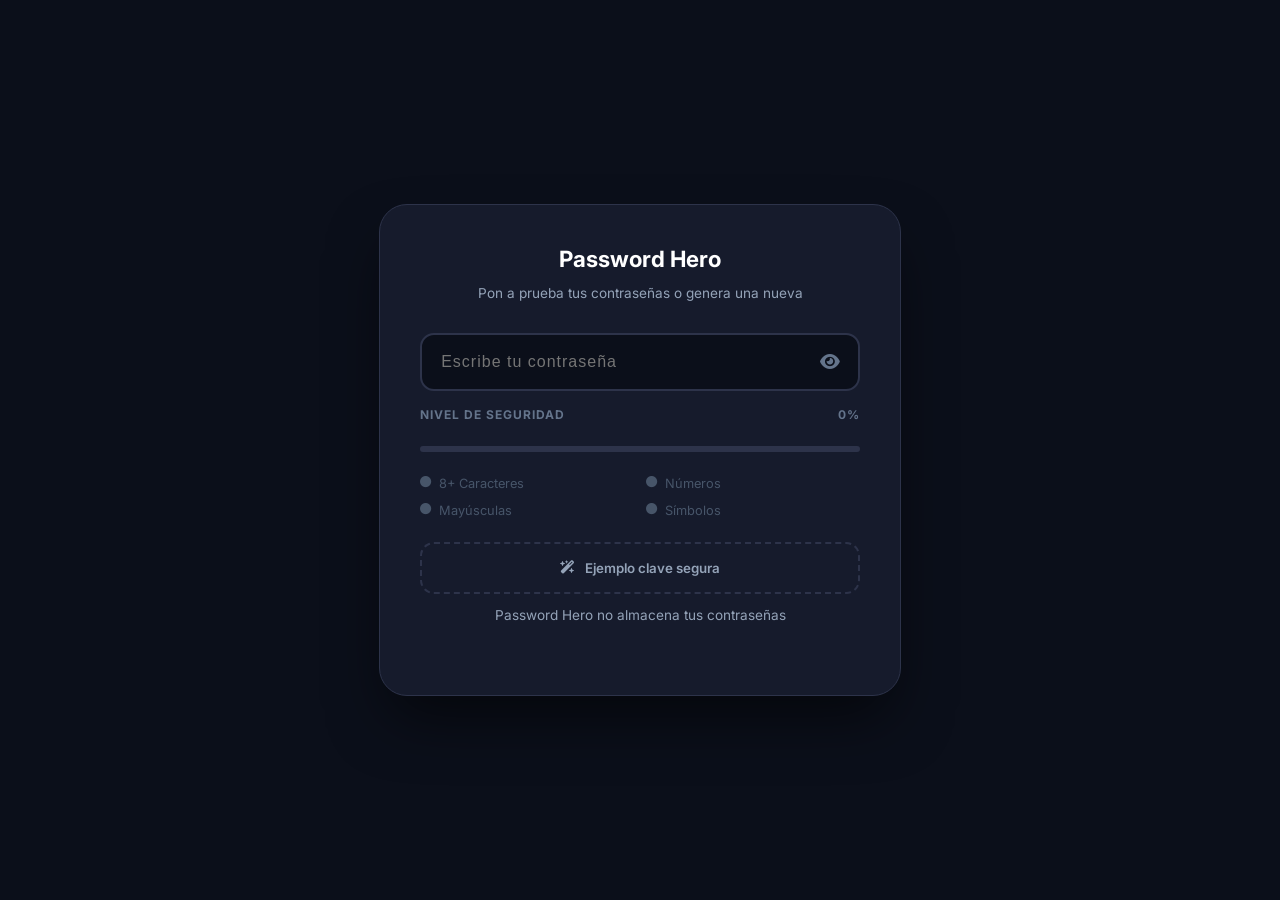
<file: index.html>
<!DOCTYPE html>
<html lang="es">
<head>
    <meta charset="UTF-8">
    <meta name="viewport" content="width=device-width, initial-scale=1.0">
    <title>Password Hero</title>
    <link href="https://fonts.googleapis.com/css2?family=Inter:wght@400;600&display=swap" rel="stylesheet">
    <link rel="stylesheet" href="https://cdnjs.cloudflare.com/ajax/libs/font-awesome/6.4.0/css/all.min.css">
    <link rel="stylesheet" href="estilos/estilo.css">
</head>
<body>

<div class="analyzer-card">
    <h1>Password Hero</h1>
    <p class="subtitle">Pon a prueba tus contraseñas o genera una nueva</p>

    <div class="input-wrapper">
        <input type="password" id="pass-input" placeholder="Escribe tu contraseña" autocomplete="off">
        <button class="toggle-btn" id="toggle-view">
            <i class="fas fa-eye" id="eye-icon"></i>
        </button>
    </div>

    <div style="display: flex; justify-content: space-between; align-items: center;">
        <span class="status-text" id="status-label">Nivel de Seguridad</span>
        <span class="status-text" id="percent-label">0%</span>
    </div>
    
    <div class="meter-container">
        <div class="meter-fill" id="meter-fill"></div>
    </div>

    <div class="checklist">
        <div class="check-item" id="c-length"><i class="fas fa-circle"></i> 8+ Caracteres</div>
        <div class="check-item" id="c-num"><i class="fas fa-circle"></i> Números</div>
        <div class="check-item" id="c-upper"><i class="fas fa-circle"></i> Mayúsculas</div>
        <div class="check-item" id="c-special"><i class="fas fa-circle"></i> Símbolos</div>
    </div>

    <button class="btn-suggest" id="btn-fetch">
        <i class="fas fa-wand-magic-sparkles"></i>
        Ejemplo clave segura
    </button>
    <p class="subtitle">Password Hero no almacena tus contraseñas</p>
</div>
<script src="script/script.js"></script>
</body>
</html>
</file>
<file: estilos/estilo.css>
:root {
  --bg: #0b0f1a;
  --card-bg: #161b2c;
  --text: #f8fafc;
  --primary: #6366f1;
  --danger: #ef4444;
  --warning: #f59e0b;
  --success: #10b981;
  --border: #2d334a;
}

body {
  font-family: "Inter", sans-serif;
  background-color: var(--bg);
  color: var(--text);
  display: flex;
  justify-content: center;
  align-items: center;
  min-height: 100vh;
  margin: 0;
}

.analyzer-card {
  background: var(--card-bg);
  padding: 2.5rem;
  border-radius: 28px;
  box-shadow: 0 30px 60px -12px rgba(0, 0, 0, 0.6);
  width: 100%;
  max-width: 440px;
  border: 1px solid var(--border);
}

h1 {
  font-size: 1.4rem;
  margin: 0 0 0.5rem 0;
  color: #fff;
  text-align: center;
}
.subtitle {
  color: #94a3b8;
  font-size: 0.85rem;
  text-align: center;
  margin-bottom: 2rem;
}

/* --- Input con Ojo --- */
.input-wrapper {
  position: relative;
  margin-bottom: 1rem;
}

input {
  width: 100%;
  padding: 1.1rem 3.5rem 1.1rem 1.2rem;
  background: #0b0f1a;
  border: 2px solid var(--border);
  border-radius: 14px;
  color: white;
  font-size: 1rem;
  outline: none;
  transition: all 0.3s ease;
  box-sizing: border-box;
  letter-spacing: 1px;
}

input:focus {
  border-color: var(--primary);
  box-shadow: 0 0 0 4px rgba(99, 102, 241, 0.2);
}

.toggle-btn {
  position: absolute;
  right: 15px;
  top: 50%;
  transform: translateY(-50%);
  background: none;
  border: none;
  color: #64748b;
  cursor: pointer;
  font-size: 1.1rem;
  padding: 5px;
  transition: color 0.2s;
}

.toggle-btn:hover {
  color: var(--primary);
}

/* --- Medidor --- */
.meter-container {
  margin: 1.5rem 0 0.5rem 0;
  background: #2d334a;
  height: 6px;
  border-radius: 10px;
  overflow: hidden;
}

.meter-fill {
  height: 100%;
  width: 0%;
  transition:
    width 0.6s cubic-bezier(0.34, 1.56, 0.64, 1),
    background-color 0.4s;
}

.status-text {
  font-size: 0.75rem;
  font-weight: 700;
  text-transform: uppercase;
  letter-spacing: 1px;
  color: #64748b;
}

/* --- Requisitos --- */
.checklist {
  display: grid;
  grid-template-columns: 1fr 1fr;
  gap: 12px;
  margin: 1.5rem 0;
}

.check-item {
  font-size: 0.8rem;
  color: #475569;
  display: flex;
  align-items: center;
}

.check-item i {
  margin-right: 8px;
  font-size: 0.7rem;
}
.check-item.active {
  color: #cbd5e1;
}
.check-item.active i {
  color: var(--success);
}

/* --- Botón Sugerencia (AJAX) --- */
.btn-suggest {
  width: 100%;
  padding: 1rem;
  background: transparent;
  border: 2px dashed var(--border);
  color: #94a3b8;
  border-radius: 14px;
  font-family: inherit;
  font-weight: 600;
  cursor: pointer;
  transition: all 0.3s;
  display: flex;
  align-items: center;
  justify-content: center;
  gap: 10px;
}

.btn-suggest:hover {
  border-color: var(--primary);
  color: var(--primary);
  background: rgba(99, 102, 241, 0.05);
}

.btn-suggest i.loading {
  animation: spin 1s linear infinite;
}

@keyframes spin {
  100% {
    transform: rotate(360deg);
  }
}
</file>
